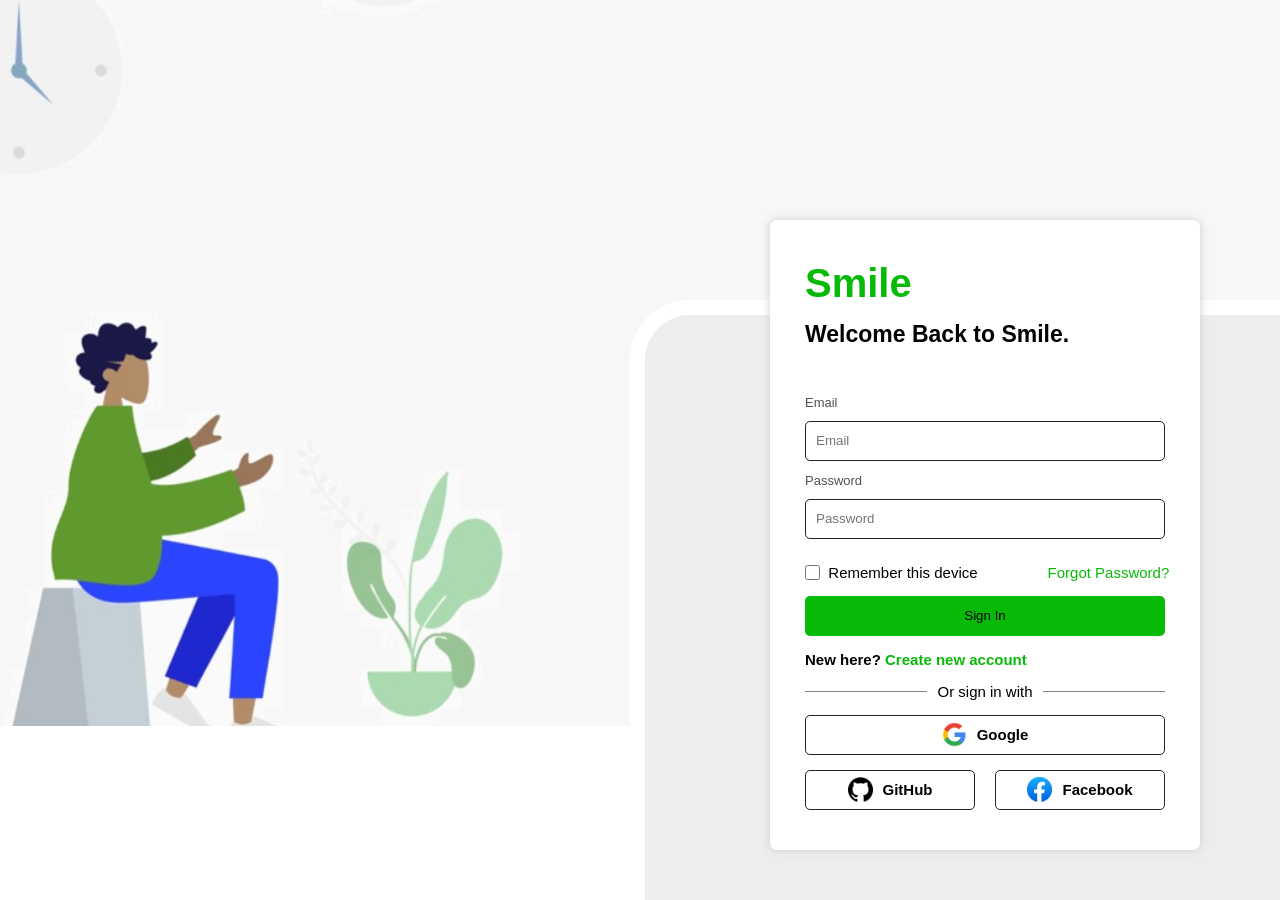
<file: index.html>
<!DOCTYPE html>
<html lang="en">
<head>
    <meta charset="UTF-8">
    <meta name="viewport" content="width=device-width, initial-scale=1.0">
    <title>Login page</title>
    <link rel="stylesheet" href="main.css">
</head>
<body>
    <img src="Screenshot 2024-12-27 150257.png" alt="">
    <div class="style"></div>

    <!--Login -->

    <div class="login">
        <h1>Smile</h1>
        <h3>Welcome Back to Smile.</h3>
        <form action="Login">
            <label for="Email">Email</label><br>
            <input id="Email" type="email" placeholder="Email"><br>
            <label for="Pass">Password</label><br>
            <input id="Pass" type="password" placeholder="Password">
        </form>
        <div class="remind">
            <label for="Remindme"><input type="checkbox" id="Remindme">&nbsp;&nbsp;Remember this device</label>
            <a href="">Forgot Password?</a>
        </div>
        <button>Sign In</button>
        <h4>New here? <a href="">Create new account</a></h4>
        <div class="line-container">
            <div class="line"></div>
            <div class="text">Or sign in with</div>
            <div class="line"></div>
        </div>
        <div class="Google"><img class="img" src="Google__G__logo.svg.png" alt=""><h5 class="link">Google</h5></div>
        <div class="sub">
            <div class="git"><img class="img" src="github.png" alt=""><h5 class="link">GitHub</h5></div>
            <div class="git"><img class="img" src="facebook-logo.png" alt=""><h5 class="link">Facebook</h5></div>
        </div>
    </div>

</body>
</html>
</file>
<file: main.css>
*{
    padding: 0;
    margin: 0;
    box-sizing: border-box;
    text-decoration: none;

}
body{
    width: 100%;
    height: 650px;
    display: flex;
    justify-content: center;
    align-items: center;
}
body img{
    margin-top: 35px;
    width: 1600px;
}
.style{
    position: fixed;
    height: 600px;
    width: 650px;
    bottom: 0;
    right: 0;
    background-color: rgb(237, 237, 237);
    border-radius: 60px 0 0 0 ;
    border-top: 15px solid white;
    border-left: 15px solid white;
    z-index: 0;
}

/* Login */
 
.login{
    position: fixed;
    height: 630px;
    width: 430px;
    z-index: 1;
    background-color: white;
    right: 80px;
    bottom: 50px;
    display: flex;
    flex-direction: column;
    justify-content: center;
    gap: 15px;
    box-shadow: 0 0 10px rgb(205, 205, 205);
    border-radius: 7px;
}.login h1{
    font-family: 'Lucida Sans', 'Lucida Sans Regular', 'Lucida Grande', 'Lucida Sans Unicode', Geneva, Verdana, sans-serif;
    font-size: 40px;
    color: rgb(7, 186, 7);
    margin-left: 35px;
}
.login h3{
    font-family:Arial, Helvetica, sans-serif;
    font-size: 23px;
    color: black;
    margin-left: 35px;
    margin-bottom: 30px;
}
.login form label{
    font-size: 13px;
    font-family:'Franklin Gothic Medium', 'Arial Narrow', Arial, sans-serif;
    color: rgb(81, 81, 81);
    margin: 0 35px;
}
.login form input{
    height: 40px;
    width: 360px;
    border-radius: 5px;
    border: 1.55px solid rgb(35, 35, 35);
    padding-left: 10px;
    margin: 10px 35px;
}
.login button{
    height: 40px;
    width: 360px;
    border-radius: 5px;
    margin: 0 35px;
    border:none;
    outline: none;
    background-color: rgb(7, 186, 7);
    cursor: pointer;
}

.remind {
    margin-left: 35px;
    display: flex;
    gap: 70px;
    
}
.remind label{
    font-size: 15px;
    display: flex;
    align-items: center;
    font-family:'Trebuchet MS', 'Lucida Sans Unicode', 'Lucida Grande', 'Lucida Sans', Arial, sans-serif;
    cursor: pointer;
}
.remind label input{
    height: 15px;
    width: 15px;
}
.remind a{
    font-family:'Trebuchet MS', 'Lucida Sans Unicode', 'Lucida Grande', 'Lucida Sans', Arial, sans-serif;
    font-size: 15px;
    color: rgb(7, 186, 7);
}
.login h4{
    margin: 0 35px;
    font-family: 'Trebuchet MS', 'Lucida Sans Unicode', 'Lucida Grande', 'Lucida Sans', Arial, sans-serif;
    font-size: 15px;
}
.login h4 a{
    color: rgb(7, 186, 7);
}
.line-container {
    display: flex;
    align-items: center;
    justify-content: center;
    margin: 0 35px;
}
.line {
    flex: 1;
    height: 1px;
    background-color: gray;
}
.text {
    margin: 0 10px;
    color: black;
    font-size: 15px;
    font-family:'Gill Sans', 'Gill Sans MT', Calibri, 'Trebuchet MS', sans-serif;
    white-space: nowrap;
}

.Google{
    height: 40px;
    width: 360px;
    border-radius: 5px;
    border: 1.55px solid rgb(35, 35, 35);
    display: flex;
    justify-content: center;
    align-items: center;
    margin-left: 35px;
    cursor: pointer;
}
.sub{
    display: flex;
    gap: 20px;
    margin: 0 35px;
}
.git{
    height: 40px;
    width: 180px;
    border-radius: 5px;
    border: 1.55px solid rgb(35, 35, 35);
    display: flex;
    justify-content: center;
    align-items: center;
    cursor: pointer;
}
.login h5{
    font-size: 15px;
    margin-left: 10px;
    font-family: 'Trebuchet MS', 'Lucida Sans Unicode', 'Lucida Grande', 'Lucida Sans', Arial, sans-serif;
}

.img{
    width: 25px;
    margin: 0;
}
</file>
